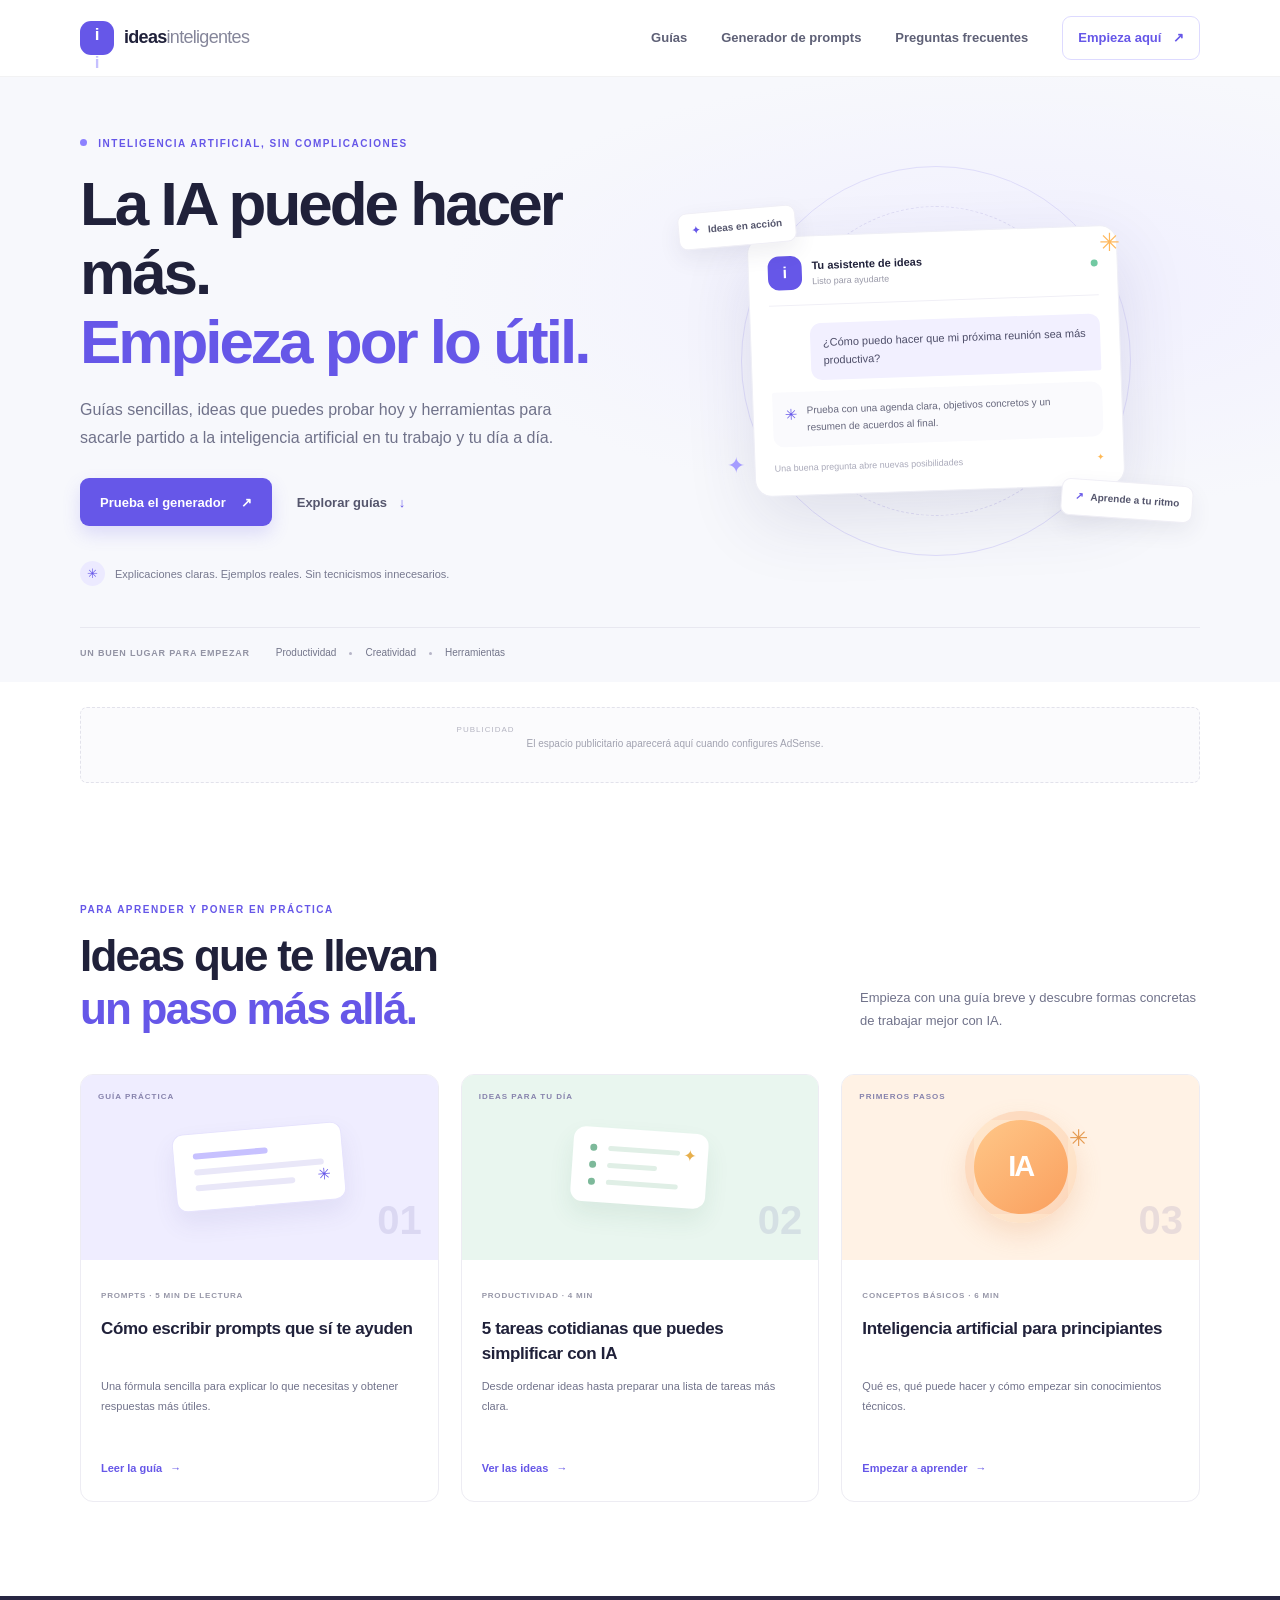
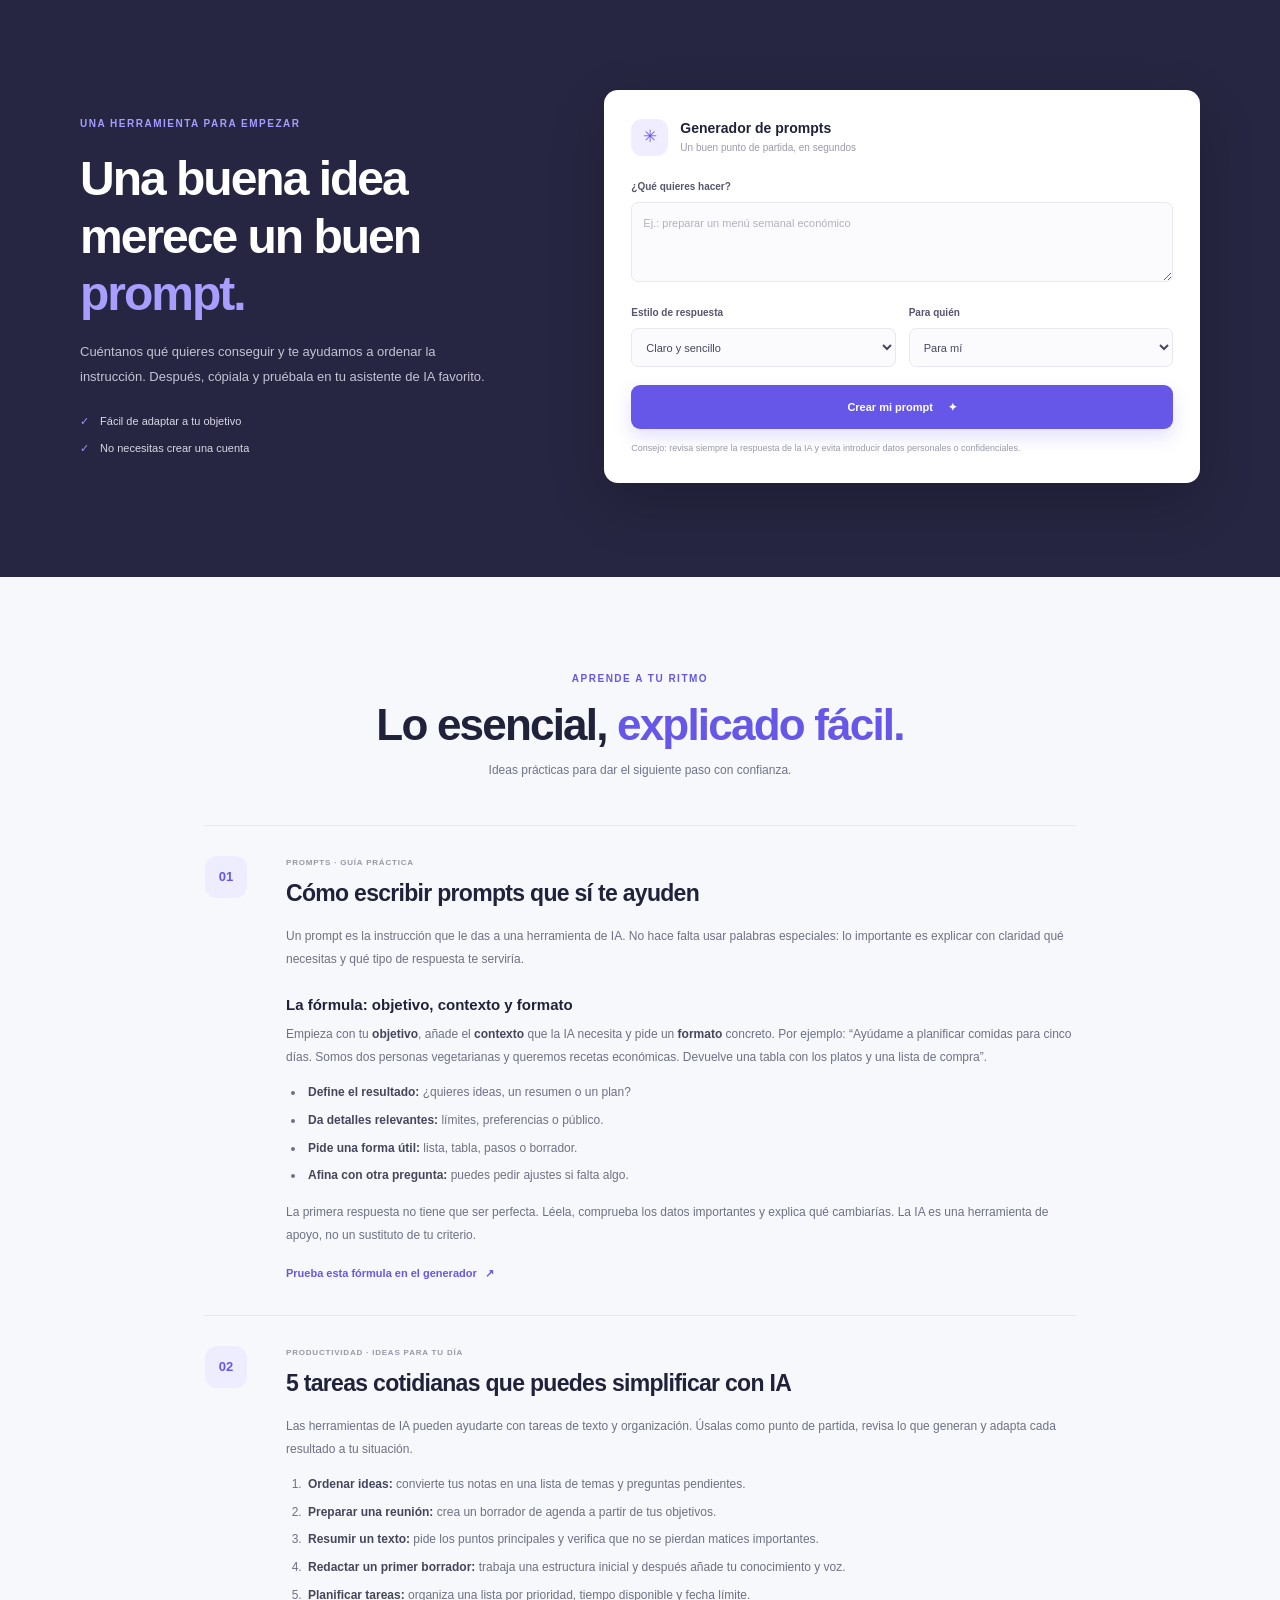
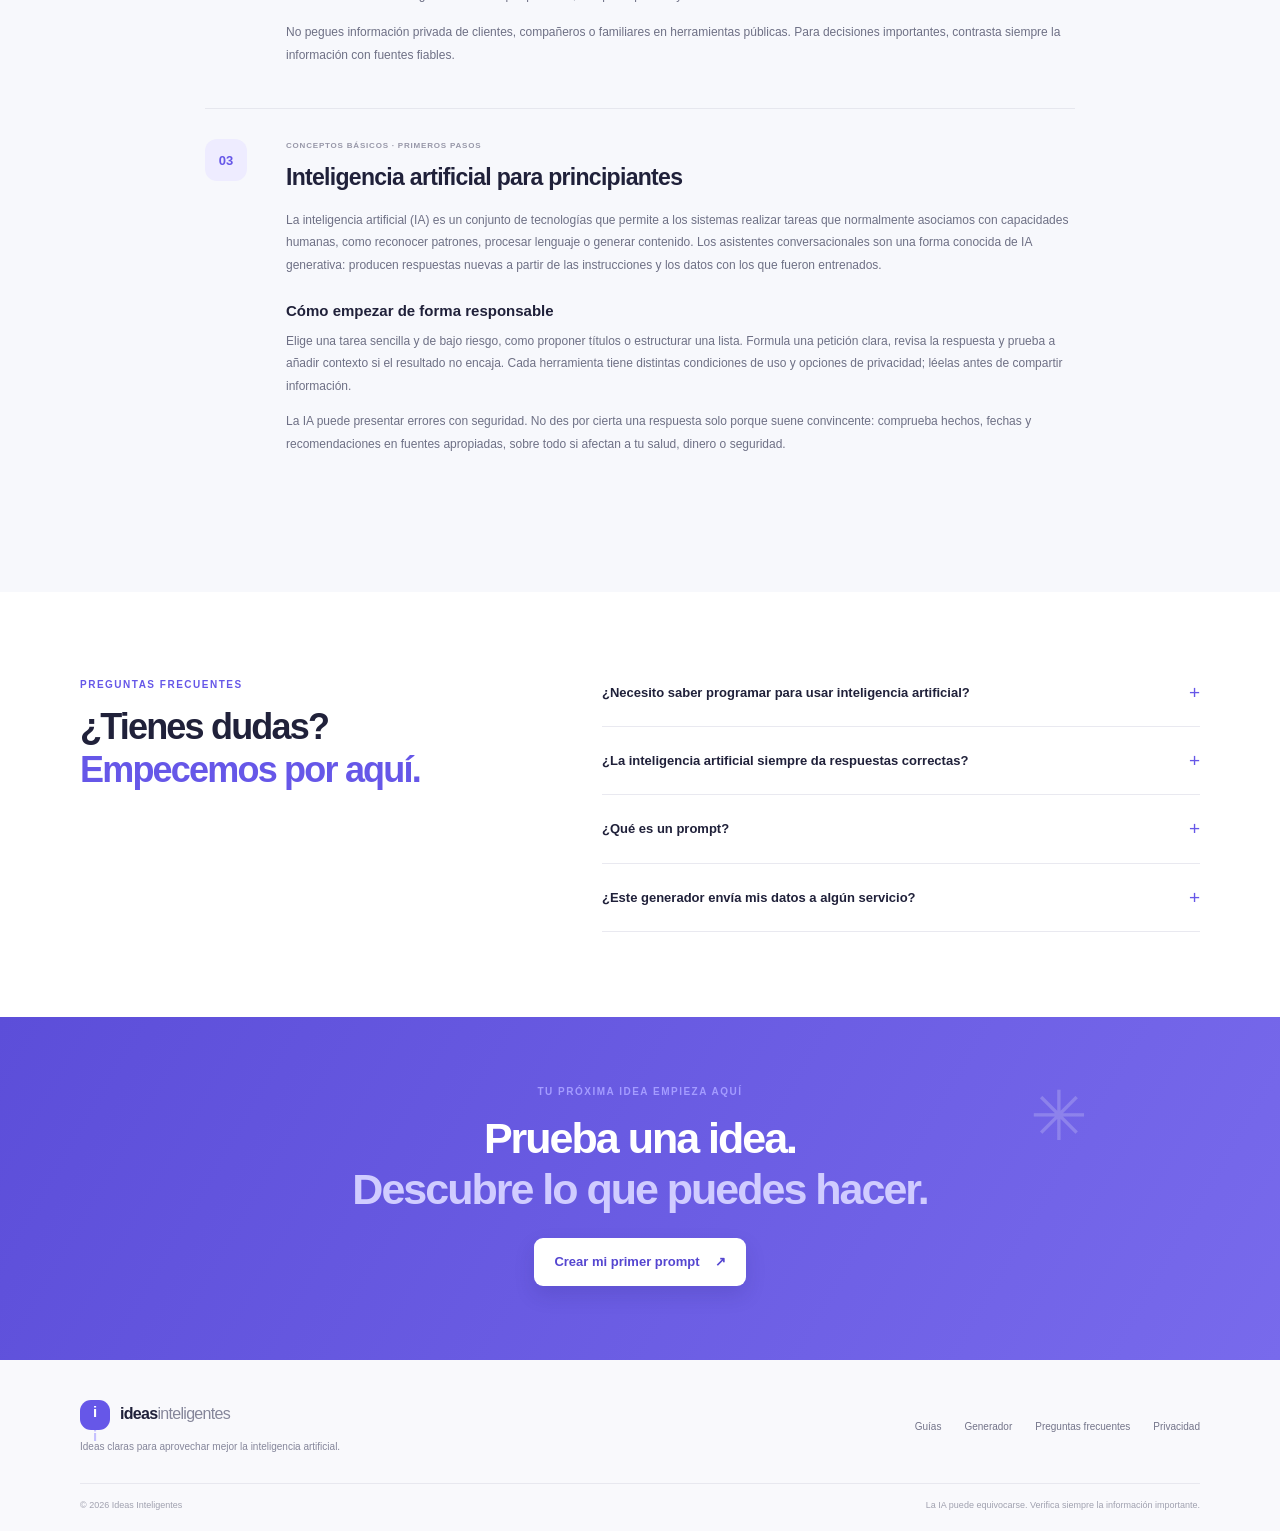
<file: index.html>
<!doctype html>
<html lang="es">
  <head>
    <meta charset="utf-8">
    <meta name="viewport" content="width=device-width, initial-scale=1">
    <meta name="theme-color" content="#f7f8fc">
    <meta
      name="description"
      content="Aprende a usar la inteligencia artificial en tu día a día. Guías claras, ideas de prompts y herramientas prácticas para empezar."
    >
    <title>Ideas Inteligentes — IA práctica para tu día a día</title>
    <meta name="google-adsense-account" content="ca-pub-1321215606403908">
    <script
      async
      src="https://pagead2.googlesyndication.com/pagead/js/adsbygoogle.js?client=ca-pub-1321215606403908"
      crossorigin="anonymous"
    ></script>
    <link rel="stylesheet" href="styles.css">
    <script type="application/ld+json">
      {
        "@context": "https://schema.org",
        "@type": "WebSite",
        "name": "Ideas Inteligentes",
        "inLanguage": "es",
        "description": "Guías y recursos prácticos para usar la inteligencia artificial."
      }
    </script>
    <script type="application/ld+json">
      {
        "@context": "https://schema.org",
        "@type": "FAQPage",
        "mainEntity": [
          {
            "@type": "Question",
            "name": "¿Necesito saber programar para usar inteligencia artificial?",
            "acceptedAnswer": {
              "@type": "Answer",
              "text": "No. Muchas herramientas de IA se usan escribiendo instrucciones en lenguaje natural. Para empezar, describe tu objetivo, aporta contexto y revisa el resultado."
            }
          },
          {
            "@type": "Question",
            "name": "¿La inteligencia artificial siempre da respuestas correctas?",
            "acceptedAnswer": {
              "@type": "Answer",
              "text": "No. Puede equivocarse o inventar datos. Comprueba la información importante en fuentes fiables y no compartas datos personales o confidenciales."
            }
          }
        ]
      }
    </script>
  </head>
  <body>
    <a class="skip-link" href="#contenido">Saltar al contenido</a>
    <header class="site-header">
      <div class="container header-inner">
        <a class="brand" href="#" aria-label="Ideas Inteligentes, inicio">
          <span class="brand-mark" aria-hidden="true">i<span>i</span></span>
          <span>ideas<span class="brand-light">inteligentes</span></span>
        </a>
        <button class="menu-toggle" type="button" aria-expanded="false" aria-controls="main-nav">
          <span class="sr-only">Abrir menú</span>
          <span></span><span></span>
        </button>
        <nav class="main-nav" id="main-nav" aria-label="Navegación principal">
          <a href="#guias">Guías</a>
          <a href="#herramienta">Generador de prompts</a>
          <a href="#faq">Preguntas frecuentes</a>
          <a class="nav-cta" href="#empieza">Empieza aquí <span aria-hidden="true">↗</span></a>
        </nav>
      </div>
    </header>

    <main id="contenido">
      <section class="hero">
        <div class="container hero-grid">
          <div class="hero-copy">
            <p class="eyebrow"><span class="eyebrow-dot"></span> INTELIGENCIA ARTIFICIAL, SIN COMPLICACIONES</p>
            <h1>La IA puede hacer más.<br><span>Empieza por lo útil.</span></h1>
            <p class="hero-description">
              Guías sencillas, ideas que puedes probar hoy y herramientas para sacarle partido a la inteligencia artificial en tu trabajo y tu día a día.
            </p>
            <div class="hero-actions">
              <a class="button button-primary" href="#herramienta">Prueba el generador <span aria-hidden="true">↗</span></a>
              <a class="text-link" href="#guias">Explorar guías <span aria-hidden="true">↓</span></a>
            </div>
            <div class="hero-note">
              <span class="note-icon" aria-hidden="true">✳</span>
              <span>Explicaciones claras. Ejemplos reales. Sin tecnicismos innecesarios.</span>
            </div>
          </div>
          <div class="hero-art" aria-label="Ilustración de una ventana de conversación con inteligencia artificial" role="img">
            <div class="orbit orbit-one"></div>
            <div class="orbit orbit-two"></div>
            <div class="spark spark-one">✳</div>
            <div class="spark spark-two">✦</div>
            <div class="chat-card">
              <div class="chat-top">
                <span class="chat-avatar">i</span>
                <span><strong>Tu asistente de ideas</strong><small>Listo para ayudarte</small></span>
                <span class="status-dot"></span>
              </div>
              <div class="chat-message">¿Cómo puedo hacer que mi próxima reunión sea más productiva?</div>
              <div class="chat-reply">
                <span class="reply-icon">✳</span>
                <p>Prueba con una agenda clara, objetivos concretos y un resumen de acuerdos al final.</p>
              </div>
              <div class="chat-prompt">Una buena pregunta abre nuevas posibilidades <span>✦</span></div>
            </div>
            <div class="float-tag tag-top"><span>✦</span> Ideas en acción</div>
            <div class="float-tag tag-bottom"><span>↗</span> Aprende a tu ritmo</div>
          </div>
        </div>
        <div class="hero-bottom container">
          <span>UN BUEN LUGAR PARA EMPEZAR</span>
          <div class="topic-list"><span>Productividad</span><i></i><span>Creatividad</span><i></i><span>Herramientas</span></div>
        </div>
      </section>

      <section class="ad-section" aria-label="Espacio publicitario">
        <div class="container">
          <div class="ad-placeholder">
            <span class="ad-label">PUBLICIDAD</span>
            <span>El espacio publicitario aparecerá aquí cuando configures AdSense.</span>
          </div>
        </div>
      </section>

      <section class="section guides-section" id="guias">
        <div class="container">
          <div class="section-heading">
            <div>
              <p class="eyebrow">PARA APRENDER Y PONER EN PRÁCTICA</p>
              <h2>Ideas que te llevan<br><span>un paso más allá.</span></h2>
            </div>
            <p class="section-intro">Empieza con una guía breve y descubre formas concretas de trabajar mejor con IA.</p>
          </div>
          <div class="guide-grid">
            <a class="guide-card featured-card" href="#guia-prompts">
              <div class="card-visual visual-purple">
                <span class="visual-label">GUÍA PRÁCTICA</span>
                <div class="prompt-visual">
                  <span class="prompt-line line-short"></span>
                  <span class="prompt-line"></span>
                  <span class="prompt-line line-mid"></span>
                  <span class="prompt-spark">✳</span>
                </div>
                <span class="visual-number">01</span>
              </div>
              <div class="card-content">
                <span class="card-category">PROMPTS · 5 MIN DE LECTURA</span>
                <h3>Cómo escribir prompts que sí te ayuden</h3>
                <p>Una fórmula sencilla para explicar lo que necesitas y obtener respuestas más útiles.</p>
                <span class="card-link">Leer la guía <span aria-hidden="true">→</span></span>
              </div>
            </a>
            <a class="guide-card" href="#guia-productividad">
              <div class="card-visual visual-green">
                <span class="visual-label">IDEAS PARA TU DÍA</span>
                <div class="visual-calendar">
                  <span class="calendar-dot"></span><span class="calendar-line"></span>
                  <span class="calendar-dot"></span><span class="calendar-line calendar-line-short"></span>
                  <span class="calendar-dot"></span><span class="calendar-line"></span>
                  <span class="calendar-spark">✦</span>
                </div>
                <span class="visual-number">02</span>
              </div>
              <div class="card-content">
                <span class="card-category">PRODUCTIVIDAD · 4 MIN</span>
                <h3>5 tareas cotidianas que puedes simplificar con IA</h3>
                <p>Desde ordenar ideas hasta preparar una lista de tareas más clara.</p>
                <span class="card-link">Ver las ideas <span aria-hidden="true">→</span></span>
              </div>
            </a>
            <a class="guide-card" href="#guia-principiantes">
              <div class="card-visual visual-orange">
                <span class="visual-label">PRIMEROS PASOS</span>
                <div class="visual-orb"><span>IA</span><i>✳</i></div>
                <span class="visual-number">03</span>
              </div>
              <div class="card-content">
                <span class="card-category">CONCEPTOS BÁSICOS · 6 MIN</span>
                <h3>Inteligencia artificial para principiantes</h3>
                <p>Qué es, qué puede hacer y cómo empezar sin conocimientos técnicos.</p>
                <span class="card-link">Empezar a aprender <span aria-hidden="true">→</span></span>
              </div>
            </a>
          </div>
        </div>
      </section>

      <section class="section prompt-section" id="herramienta">
        <div class="container prompt-layout">
          <div class="prompt-copy">
            <p class="eyebrow eyebrow-light">UNA HERRAMIENTA PARA EMPEZAR</p>
            <h2>Una buena idea<br>merece un buen <span>prompt.</span></h2>
            <p>Cuéntanos qué quieres conseguir y te ayudamos a ordenar la instrucción. Después, cópiala y pruébala en tu asistente de IA favorito.</p>
            <div class="prompt-benefit"><span>✓</span> Fácil de adaptar a tu objetivo</div>
            <div class="prompt-benefit"><span>✓</span> No necesitas crear una cuenta</div>
          </div>
          <form class="prompt-tool" id="prompt-form">
            <div class="tool-heading">
              <span class="tool-icon">✳</span>
              <div><strong>Generador de prompts</strong><small>Un buen punto de partida, en segundos</small></div>
            </div>
            <label for="goal">¿Qué quieres hacer?</label>
            <textarea id="goal" name="goal" rows="3" maxlength="300" placeholder="Ej.: preparar un menú semanal económico" required></textarea>
            <div class="field-row">
              <div class="field-group">
                <label for="tone">Estilo de respuesta</label>
                <select id="tone" name="tone">
                  <option value="claro y sencillo">Claro y sencillo</option>
                  <option value="profesional y directo">Profesional y directo</option>
                  <option value="creativo y cercano">Creativo y cercano</option>
                  <option value="detallado y paso a paso">Detallado y paso a paso</option>
                </select>
              </div>
              <div class="field-group">
                <label for="audience">Para quién</label>
                <select id="audience" name="audience">
                  <option value="para mí">Para mí</option>
                  <option value="para principiantes">Para principiantes</option>
                  <option value="para un equipo de trabajo">Para un equipo</option>
                  <option value="para estudiantes">Para estudiantes</option>
                </select>
              </div>
            </div>
            <button class="button button-primary generate-button" type="submit">Crear mi prompt <span aria-hidden="true">✦</span></button>
            <div class="result-box" id="prompt-result" aria-live="polite" hidden>
              <div class="result-heading"><strong>Tu prompt está listo</strong><button class="copy-button" type="button" id="copy-prompt">Copiar texto</button></div>
              <p id="prompt-output"></p>
              <span class="copy-feedback" id="copy-feedback" aria-live="polite"></span>
            </div>
            <p class="tool-disclaimer">Consejo: revisa siempre la respuesta de la IA y evita introducir datos personales o confidenciales.</p>
          </form>
        </div>
      </section>

      <section class="section article-section">
        <div class="container article-wrap">
          <div class="article-heading">
            <p class="eyebrow">APRENDE A TU RITMO</p>
            <h2>Lo esencial, <span>explicado fácil.</span></h2>
            <p>Ideas prácticas para dar el siguiente paso con confianza.</p>
          </div>
          <article class="guide-article" id="guia-prompts">
            <div class="article-number">01</div>
            <div>
              <span class="article-kicker">PROMPTS · GUÍA PRÁCTICA</span>
              <h3>Cómo escribir prompts que sí te ayuden</h3>
              <p>Un prompt es la instrucción que le das a una herramienta de IA. No hace falta usar palabras especiales: lo importante es explicar con claridad qué necesitas y qué tipo de respuesta te serviría.</p>
              <h4>La fórmula: objetivo, contexto y formato</h4>
              <p>Empieza con tu <strong>objetivo</strong>, añade el <strong>contexto</strong> que la IA necesita y pide un <strong>formato</strong> concreto. Por ejemplo: “Ayúdame a planificar comidas para cinco días. Somos dos personas vegetarianas y queremos recetas económicas. Devuelve una tabla con los platos y una lista de compra”.</p>
              <ul>
                <li><strong>Define el resultado:</strong> ¿quieres ideas, un resumen o un plan?</li>
                <li><strong>Da detalles relevantes:</strong> límites, preferencias o público.</li>
                <li><strong>Pide una forma útil:</strong> lista, tabla, pasos o borrador.</li>
                <li><strong>Afina con otra pregunta:</strong> puedes pedir ajustes si falta algo.</li>
              </ul>
              <p>La primera respuesta no tiene que ser perfecta. Léela, comprueba los datos importantes y explica qué cambiarías. La IA es una herramienta de apoyo, no un sustituto de tu criterio.</p>
              <a href="#herramienta" class="article-cta">Prueba esta fórmula en el generador <span aria-hidden="true">↗</span></a>
            </div>
          </article>
          <article class="guide-article" id="guia-productividad">
            <div class="article-number">02</div>
            <div>
              <span class="article-kicker">PRODUCTIVIDAD · IDEAS PARA TU DÍA</span>
              <h3>5 tareas cotidianas que puedes simplificar con IA</h3>
              <p>Las herramientas de IA pueden ayudarte con tareas de texto y organización. Úsalas como punto de partida, revisa lo que generan y adapta cada resultado a tu situación.</p>
              <ol>
                <li><strong>Ordenar ideas:</strong> convierte tus notas en una lista de temas y preguntas pendientes.</li>
                <li><strong>Preparar una reunión:</strong> crea un borrador de agenda a partir de tus objetivos.</li>
                <li><strong>Resumir un texto:</strong> pide los puntos principales y verifica que no se pierdan matices importantes.</li>
                <li><strong>Redactar un primer borrador:</strong> trabaja una estructura inicial y después añade tu conocimiento y voz.</li>
                <li><strong>Planificar tareas:</strong> organiza una lista por prioridad, tiempo disponible y fecha límite.</li>
              </ol>
              <p>No pegues información privada de clientes, compañeros o familiares en herramientas públicas. Para decisiones importantes, contrasta siempre la información con fuentes fiables.</p>
            </div>
          </article>
          <article class="guide-article" id="guia-principiantes">
            <div class="article-number">03</div>
            <div>
              <span class="article-kicker">CONCEPTOS BÁSICOS · PRIMEROS PASOS</span>
              <h3>Inteligencia artificial para principiantes</h3>
              <p>La inteligencia artificial (IA) es un conjunto de tecnologías que permite a los sistemas realizar tareas que normalmente asociamos con capacidades humanas, como reconocer patrones, procesar lenguaje o generar contenido. Los asistentes conversacionales son una forma conocida de IA generativa: producen respuestas nuevas a partir de las instrucciones y los datos con los que fueron entrenados.</p>
              <h4>Cómo empezar de forma responsable</h4>
              <p>Elige una tarea sencilla y de bajo riesgo, como proponer títulos o estructurar una lista. Formula una petición clara, revisa la respuesta y prueba a añadir contexto si el resultado no encaja. Cada herramienta tiene distintas condiciones de uso y opciones de privacidad; léelas antes de compartir información.</p>
              <p>La IA puede presentar errores con seguridad. No des por cierta una respuesta solo porque suene convincente: comprueba hechos, fechas y recomendaciones en fuentes apropiadas, sobre todo si afectan a tu salud, dinero o seguridad.</p>
            </div>
          </article>
        </div>
      </section>

      <section class="faq-section" id="faq">
        <div class="container faq-layout">
          <div>
            <p class="eyebrow">PREGUNTAS FRECUENTES</p>
            <h2>¿Tienes dudas?<br><span>Empecemos por aquí.</span></h2>
          </div>
          <div class="faq-list">
            <details>
              <summary>¿Necesito saber programar para usar inteligencia artificial?<span aria-hidden="true">+</span></summary>
              <p>No. Muchas herramientas se usan escribiendo instrucciones en lenguaje natural. Explica tu objetivo, aporta contexto y revisa el resultado.</p>
            </details>
            <details>
              <summary>¿La inteligencia artificial siempre da respuestas correctas?<span aria-hidden="true">+</span></summary>
              <p>No. Puede equivocarse o inventar datos. Comprueba la información importante en fuentes fiables y no compartas datos personales o confidenciales.</p>
            </details>
            <details>
              <summary>¿Qué es un prompt?<span aria-hidden="true">+</span></summary>
              <p>Es la instrucción o pregunta que escribes para orientar la respuesta de una herramienta de IA. Cuanto más claro sea tu objetivo, más fácil será obtener algo útil.</p>
            </details>
            <details>
              <summary>¿Este generador envía mis datos a algún servicio?<span aria-hidden="true">+</span></summary>
              <p>No. El generador crea el texto directamente en tu navegador; no se conecta a un modelo de IA ni envía el contenido que escribes a un servidor.</p>
            </details>
          </div>
        </div>
      </section>

      <section class="start-section" id="empieza">
        <div class="container start-inner">
          <div class="start-star" aria-hidden="true">✳</div>
          <p class="eyebrow eyebrow-light">TU PRÓXIMA IDEA EMPIEZA AQUÍ</p>
          <h2>Prueba una idea.<br><span>Descubre lo que puedes hacer.</span></h2>
          <a class="button button-white" href="#herramienta">Crear mi primer prompt <span aria-hidden="true">↗</span></a>
        </div>
      </section>
    </main>

    <footer class="site-footer">
      <div class="container footer-main">
        <div>
          <a class="brand footer-brand" href="#">
            <span class="brand-mark" aria-hidden="true">i<span>i</span></span>
            <span>ideas<span class="brand-light">inteligentes</span></span>
          </a>
          <p>Ideas claras para aprovechar mejor la inteligencia artificial.</p>
        </div>
        <div class="footer-links">
          <a href="#guias">Guías</a>
          <a href="#herramienta">Generador</a>
          <a href="#faq">Preguntas frecuentes</a>
          <a href="privacy.html">Privacidad</a>
        </div>
      </div>
      <div class="container footer-bottom">
        <span>© <span id="current-year"></span> Ideas Inteligentes</span>
        <span>La IA puede equivocarse. Verifica siempre la información importante.</span>
      </div>
    </footer>
    <script src="script.js"></script>
  </body>
</html>
</file>
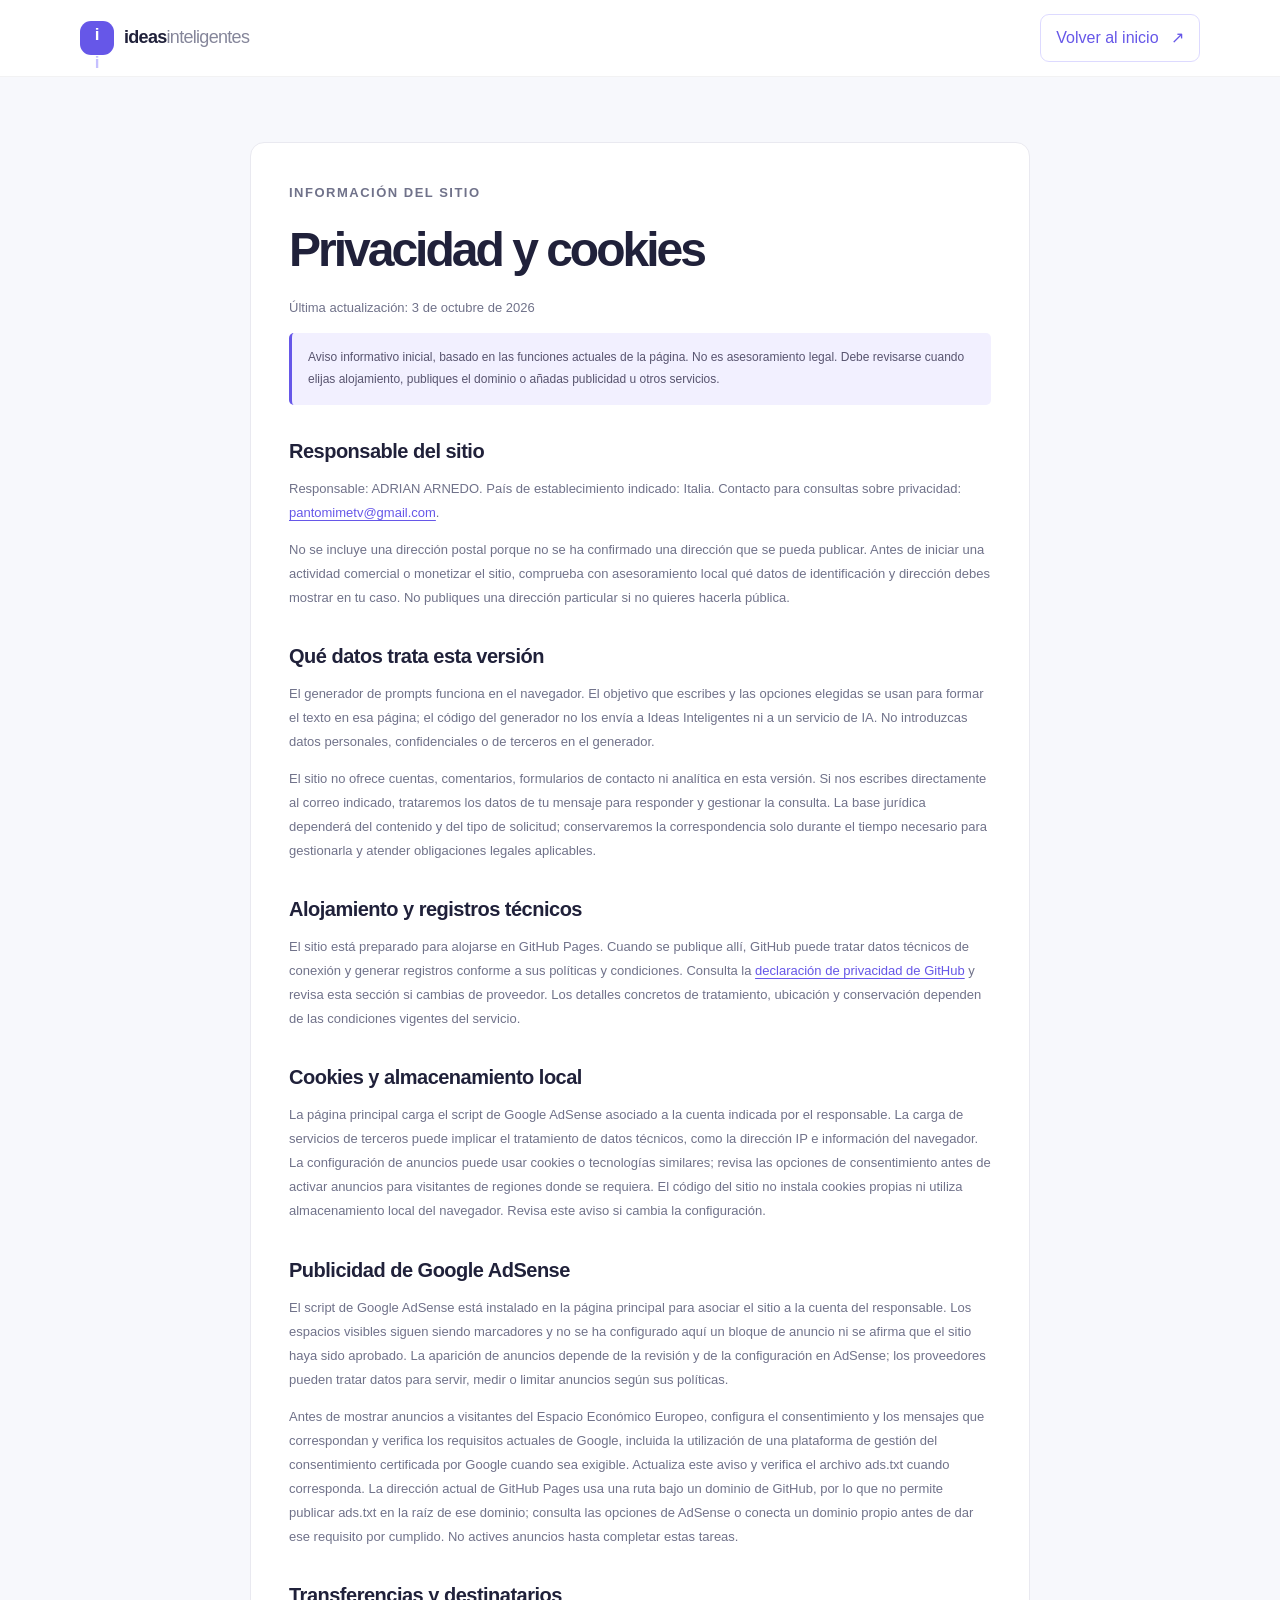
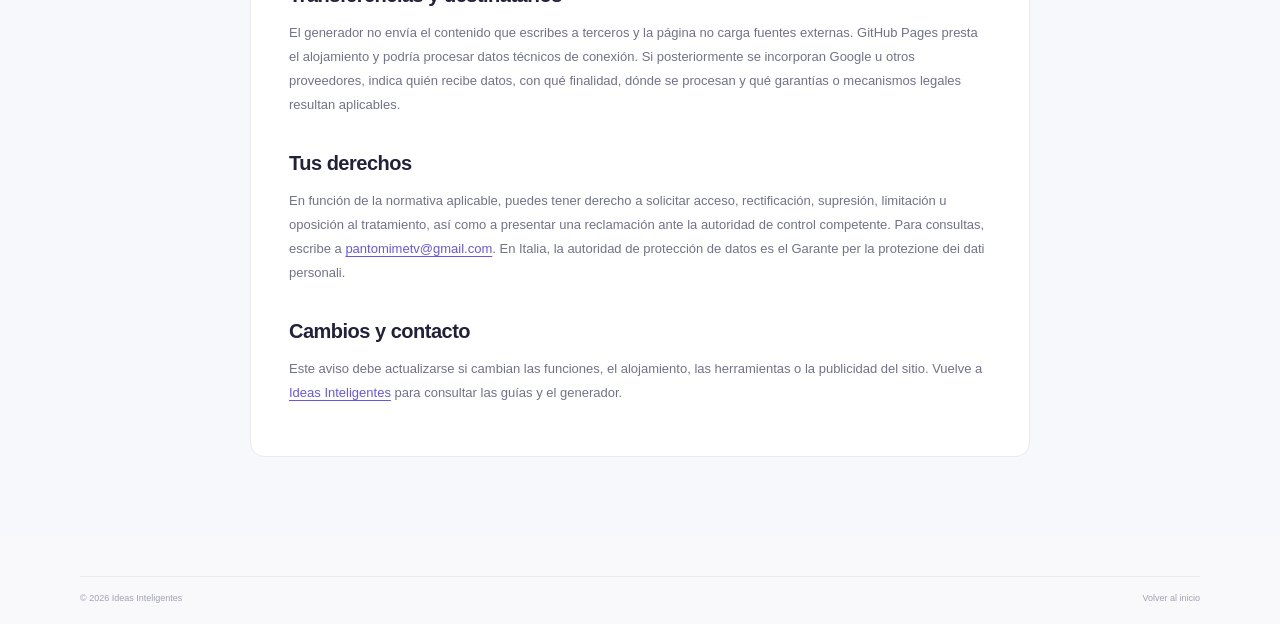
<file: privacy.html>
<!doctype html>
<html lang="es">
  <head>
    <meta charset="utf-8">
    <meta name="viewport" content="width=device-width, initial-scale=1">
    <meta name="description" content="Información de privacidad y tratamiento de datos de Ideas Inteligentes.">
    <title>Privacidad — Ideas Inteligentes</title>
    <link rel="stylesheet" href="styles.css">
    <style>
      .policy-page { min-height: 70vh; padding: 65px 0 80px; background: var(--soft); }
      .policy-content { max-width: 780px; padding: 38px; background: #fff; border: 1px solid var(--line); border-radius: 14px; }
      .policy-content h1 { margin: 10px 0 20px; font-size: clamp(34px, 5vw, 48px); }
      .policy-content h2 { margin: 30px 0 9px; font-size: 20px; letter-spacing: -.5px; }
      .policy-content p, .policy-content li { color: var(--muted); font-size: 13px; line-height: 1.85; }
      .policy-content a { color: var(--purple); text-decoration: underline; text-underline-offset: 3px; }
      .policy-alert { padding: 14px 16px; color: #58546f; background: #f2f0ff; border-left: 3px solid var(--purple); border-radius: 5px; font-size: 12px; line-height: 1.8; }
      @media (max-width: 680px) { .policy-page { padding: 35px 0 55px; } .policy-content { padding: 23px 19px; } }
    </style>
  </head>
  <body>
    <a class="skip-link" href="#contenido">Saltar al contenido</a>
    <header class="site-header">
      <div class="container header-inner">
        <a class="brand" href="index.html" aria-label="Ideas Inteligentes, inicio">
          <span class="brand-mark" aria-hidden="true">i<span>i</span></span>
          <span>ideas<span class="brand-light">inteligentes</span></span>
        </a>
        <a class="nav-cta" href="index.html">Volver al inicio <span aria-hidden="true">↗</span></a>
      </div>
    </header>
    <main class="policy-page" id="contenido">
      <article class="container policy-content">
        <p class="eyebrow">INFORMACIÓN DEL SITIO</p>
        <h1>Privacidad y cookies</h1>
        <p>Última actualización: 3 de octubre de 2026</p>
        <div class="policy-alert">
          Aviso informativo inicial, basado en las funciones actuales de la página. No es asesoramiento legal. Debe revisarse cuando elijas alojamiento, publiques el dominio o añadas publicidad u otros servicios.
        </div>

        <h2>Responsable del sitio</h2>
        <p>Responsable: ADRIAN ARNEDO. País de establecimiento indicado: Italia. Contacto para consultas sobre privacidad: <a href="mailto:pantomimetv@gmail.com">pantomimetv@gmail.com</a>.</p>
        <p>No se incluye una dirección postal porque no se ha confirmado una dirección que se pueda publicar. Antes de iniciar una actividad comercial o monetizar el sitio, comprueba con asesoramiento local qué datos de identificación y dirección debes mostrar en tu caso. No publiques una dirección particular si no quieres hacerla pública.</p>

        <h2>Qué datos trata esta versión</h2>
        <p>El generador de prompts funciona en el navegador. El objetivo que escribes y las opciones elegidas se usan para formar el texto en esa página; el código del generador no los envía a Ideas Inteligentes ni a un servicio de IA. No introduzcas datos personales, confidenciales o de terceros en el generador.</p>
        <p>El sitio no ofrece cuentas, comentarios, formularios de contacto ni analítica en esta versión. Si nos escribes directamente al correo indicado, trataremos los datos de tu mensaje para responder y gestionar la consulta. La base jurídica dependerá del contenido y del tipo de solicitud; conservaremos la correspondencia solo durante el tiempo necesario para gestionarla y atender obligaciones legales aplicables.</p>

        <h2>Alojamiento y registros técnicos</h2>
        <p>El sitio está preparado para alojarse en GitHub Pages. Cuando se publique allí, GitHub puede tratar datos técnicos de conexión y generar registros conforme a sus políticas y condiciones. Consulta la <a href="https://docs.github.com/en/site-policy/privacy-policies/github-privacy-statement">declaración de privacidad de GitHub</a> y revisa esta sección si cambias de proveedor. Los detalles concretos de tratamiento, ubicación y conservación dependen de las condiciones vigentes del servicio.</p>

        <h2>Cookies y almacenamiento local</h2>
        <p>La página principal carga el script de Google AdSense asociado a la cuenta indicada por el responsable. La carga de servicios de terceros puede implicar el tratamiento de datos técnicos, como la dirección IP e información del navegador. La configuración de anuncios puede usar cookies o tecnologías similares; revisa las opciones de consentimiento antes de activar anuncios para visitantes de regiones donde se requiera. El código del sitio no instala cookies propias ni utiliza almacenamiento local del navegador. Revisa este aviso si cambia la configuración.</p>

        <h2>Publicidad de Google AdSense</h2>
        <p>El script de Google AdSense está instalado en la página principal para asociar el sitio a la cuenta del responsable. Los espacios visibles siguen siendo marcadores y no se ha configurado aquí un bloque de anuncio ni se afirma que el sitio haya sido aprobado. La aparición de anuncios depende de la revisión y de la configuración en AdSense; los proveedores pueden tratar datos para servir, medir o limitar anuncios según sus políticas.</p>
        <p>Antes de mostrar anuncios a visitantes del Espacio Económico Europeo, configura el consentimiento y los mensajes que correspondan y verifica los requisitos actuales de Google, incluida la utilización de una plataforma de gestión del consentimiento certificada por Google cuando sea exigible. Actualiza este aviso y verifica el archivo ads.txt cuando corresponda. La dirección actual de GitHub Pages usa una ruta bajo un dominio de GitHub, por lo que no permite publicar ads.txt en la raíz de ese dominio; consulta las opciones de AdSense o conecta un dominio propio antes de dar ese requisito por cumplido. No actives anuncios hasta completar estas tareas.</p>

        <h2>Transferencias y destinatarios</h2>
        <p>El generador no envía el contenido que escribes a terceros y la página no carga fuentes externas. GitHub Pages presta el alojamiento y podría procesar datos técnicos de conexión. Si posteriormente se incorporan Google u otros proveedores, indica quién recibe datos, con qué finalidad, dónde se procesan y qué garantías o mecanismos legales resultan aplicables.</p>

        <h2>Tus derechos</h2>
        <p>En función de la normativa aplicable, puedes tener derecho a solicitar acceso, rectificación, supresión, limitación u oposición al tratamiento, así como a presentar una reclamación ante la autoridad de control competente. Para consultas, escribe a <a href="mailto:pantomimetv@gmail.com">pantomimetv@gmail.com</a>. En Italia, la autoridad de protección de datos es el Garante per la protezione dei dati personali.</p>

        <h2>Cambios y contacto</h2>
        <p>Este aviso debe actualizarse si cambian las funciones, el alojamiento, las herramientas o la publicidad del sitio. Vuelve a <a href="index.html">Ideas Inteligentes</a> para consultar las guías y el generador.</p>
      </article>
    </main>
    <footer class="site-footer">
      <div class="container footer-bottom">
        <span>© <span id="current-year"></span> Ideas Inteligentes</span>
        <a href="index.html">Volver al inicio</a>
      </div>
    </footer>
    <script src="script.js"></script>
  </body>
</html>
</file>
<file: styles.css>
:root {
  color-scheme: light;
  --ink: #20213a;
  --muted: #70728a;
  --purple: #6657e8;
  --purple-dark: #5041cf;
  --lavender: #eeecff;
  --line: #e9e9f0;
  --paper: #ffffff;
  --soft: #f7f8fc;
  --font-body: "Segoe UI", Arial, sans-serif;
  --font-heading: "Segoe UI", Arial, sans-serif;
}

* { box-sizing: border-box; }
html { scroll-behavior: smooth; scroll-padding-top: 84px; }
body { margin: 0; color: var(--ink); background: var(--paper); font-family: var(--font-body); font-size: 16px; line-height: 1.65; }
a { color: inherit; text-decoration: none; }
button, textarea, select { font: inherit; }
button, a, summary { -webkit-tap-highlight-color: transparent; }
.container { width: min(1120px, calc(100% - 48px)); margin-inline: auto; }
.sr-only { position: absolute; width: 1px; height: 1px; padding: 0; margin: -1px; overflow: hidden; clip: rect(0, 0, 0, 0); white-space: nowrap; border: 0; }
.skip-link { position: fixed; z-index: 20; top: 12px; left: 12px; padding: 10px 15px; transform: translateY(-150%); color: #fff; background: var(--ink); border-radius: 8px; }
.skip-link:focus { transform: translateY(0); }

.site-header { position: sticky; z-index: 10; top: 0; background: rgb(255 255 255 / 94%); border-bottom: 1px solid rgb(32 33 58 / 6%); backdrop-filter: blur(14px); }
.header-inner { display: flex; height: 76px; align-items: center; justify-content: space-between; }
.brand { display: inline-flex; align-items: center; gap: 10px; font-family: var(--font-heading); font-size: 18px; font-weight: 800; letter-spacing: -.7px; }
.brand-mark { display: grid; width: 34px; height: 34px; place-items: center; color: #fff; background: var(--purple); border-radius: 11px; font-size: 17px; letter-spacing: -4px; padding-right: 4px; }
.brand-mark span { color: #c5c0ff; }
.brand-light { color: #85869a; font-weight: 500; }
.main-nav { display: flex; align-items: center; gap: 34px; color: #5e6076; font-size: 13px; font-weight: 600; }
.main-nav a:not(.nav-cta):hover, .footer-links a:hover { color: var(--purple); }
.nav-cta { padding: 10px 15px; color: var(--purple); border: 1px solid #dddaff; border-radius: 9px; }
.nav-cta span { padding-left: 8px; }
.menu-toggle { display: none; }

.hero { overflow: hidden; background: radial-gradient(ellipse at 79% 35%, #f0efff 0, rgb(247 248 252 / 0%) 40%), var(--soft); }
.hero-grid { display: grid; min-height: 550px; grid-template-columns: 1.02fr .98fr; align-items: center; gap: 42px; padding-top: 48px; padding-bottom: 30px; }
.eyebrow { margin: 0 0 18px; color: var(--purple); font-size: 10px; font-weight: 700; letter-spacing: 1.5px; }
.eyebrow-dot { display: inline-block; width: 7px; height: 7px; margin-right: 7px; background: #8c81ff; border-radius: 50%; vertical-align: 1px; }
h1, h2, h3, h4, p { margin-top: 0; }
h1, h2, h3 { font-family: var(--font-heading); }
h1 { max-width: 590px; margin-bottom: 19px; font-size: clamp(41px, 5.1vw, 62px); font-weight: 800; line-height: 1.11; letter-spacing: -3px; }
h1 span, h2 span { color: var(--purple); }
.hero-description { max-width: 510px; margin-bottom: 25px; color: var(--muted); font-size: 16px; line-height: 1.8; }
.hero-actions { display: flex; align-items: center; gap: 25px; }
.button { display: inline-flex; min-height: 48px; align-items: center; justify-content: center; gap: 15px; padding: 0 20px; border: 0; border-radius: 9px; cursor: pointer; font-size: 13px; font-weight: 700; transition: transform .2s, background .2s, box-shadow .2s; }
.button:hover { transform: translateY(-2px); }
.button-primary { color: #fff; background: var(--purple); box-shadow: 0 8px 18px rgb(102 87 232 / 18%); }
.button-primary:hover { background: var(--purple-dark); box-shadow: 0 10px 24px rgb(102 87 232 / 25%); }
.text-link { color: #55566d; font-size: 13px; font-weight: 700; }
.text-link span { margin-left: 8px; color: var(--purple); }
.hero-note { display: flex; align-items: center; gap: 10px; margin-top: 35px; color: #77798f; font-size: 11px; }
.note-icon { display: grid; width: 25px; height: 25px; place-items: center; color: var(--purple); background: #eceaff; border-radius: 50%; font-size: 13px; }
.hero-art { position: relative; display: grid; min-height: 405px; place-items: center; }
.orbit { position: absolute; border: 1px solid #dfddfa; border-radius: 50%; }
.orbit-one { width: 390px; height: 390px; }
.orbit-two { width: 310px; height: 310px; border-style: dashed; border-color: #dedcf4; }
.chat-card { position: relative; z-index: 1; width: min(370px, 84%); padding: 19px; background: #fff; border: 1px solid #efeff6; border-radius: 17px; box-shadow: 0 25px 70px rgb(53 50 108 / 12%); transform: rotate(-2deg); }
.chat-top { display: flex; align-items: center; gap: 10px; padding-bottom: 15px; border-bottom: 1px solid #f0eff6; }
.chat-avatar { display: grid; width: 34px; height: 34px; place-items: center; color: #fff; background: var(--purple); border-radius: 11px; font-family: var(--font-heading); font-weight: 800; }
.chat-top strong, .chat-top small { display: block; }
.chat-top strong { font-size: 11px; }
.chat-top small { color: #9999a8; font-size: 9px; }
.status-dot { width: 7px; height: 7px; margin-left: auto; background: #71c9a2; border-radius: 50%; }
.chat-message { max-width: 88%; margin: 18px 0 11px auto; padding: 11px 13px; color: #4d4d68; background: #f2f0ff; border-radius: 11px 11px 2px 11px; font-size: 11px; line-height: 1.6; }
.chat-reply { display: flex; gap: 9px; padding: 11px 12px; background: #fafafd; border-radius: 2px 11px 11px; }
.reply-icon { color: var(--purple); font-size: 15px; }
.chat-reply p { margin: 0; color: #67687d; font-size: 10px; line-height: 1.65; }
.chat-prompt { margin-top: 14px; color: #aaaaba; font-size: 9px; }
.chat-prompt span { float: right; color: #ffb854; }
.spark { position: absolute; z-index: 2; color: #ffb85c; }
.spark-one { top: 63px; right: 80px; font-size: 25px; }
.spark-two { bottom: 79px; left: 55px; color: #a59cff; font-size: 22px; }
.float-tag { position: absolute; z-index: 2; padding: 9px 13px; color: #55566d; background: #fff; border: 1px solid #f0eff6; border-radius: 9px; box-shadow: 0 9px 22px rgb(50 49 95 / 8%); font-size: 10px; font-weight: 600; }
.float-tag span { margin-right: 5px; color: var(--purple); }
.tag-top { top: 50px; left: 6px; transform: rotate(-5deg); }
.tag-bottom { right: 7px; bottom: 45px; transform: rotate(4deg); }
.hero-bottom { display: flex; align-items: center; gap: 26px; padding-top: 17px; padding-bottom: 20px; border-top: 1px solid #e8e8f0; color: #9293a4; font-size: 9px; font-weight: 700; letter-spacing: .8px; }
.topic-list { display: flex; align-items: center; gap: 13px; color: #73758a; font-size: 10px; font-weight: 500; letter-spacing: 0; }
.topic-list i { width: 3px; height: 3px; background: #b6b5c7; border-radius: 50%; }

.ad-section { padding: 25px 0; background: #fff; }
.ad-placeholder { display: flex; min-height: 76px; align-items: center; justify-content: center; gap: 12px; padding: 15px; color: #a1a2b0; background: #fbfbfd; border: 1px dashed #e2e2eb; border-radius: 7px; font-size: 10px; }
.ad-label { align-self: flex-start; color: #b5b5c2; font-size: 8px; letter-spacing: 1px; }
.section { padding: 94px 0; }
.section-heading { display: flex; align-items: end; justify-content: space-between; gap: 30px; margin-bottom: 38px; }
.section-heading h2, .article-heading h2, .faq-layout h2 { margin: 0; font-size: clamp(34px, 4vw, 44px); line-height: 1.2; letter-spacing: -1.8px; }
.section-heading .eyebrow, .article-heading .eyebrow, .faq-layout .eyebrow { margin-bottom: 12px; }
.section-intro { max-width: 340px; margin: 0 0 3px; color: var(--muted); font-size: 13px; line-height: 1.8; }
.guide-grid { display: grid; grid-template-columns: repeat(3, 1fr); gap: 22px; }
.guide-card { overflow: hidden; border: 1px solid #edecf3; border-radius: 13px; transition: transform .2s, box-shadow .2s; }
.guide-card:hover { transform: translateY(-5px); box-shadow: 0 18px 36px rgb(35 35 70 / 8%); }
.card-visual { position: relative; display: grid; height: 185px; place-items: center; overflow: hidden; }
.visual-purple { background: #efedff; }
.visual-green { background: #e9f6ef; }
.visual-orange { background: #fff2e5; }
.visual-label { position: absolute; top: 15px; left: 17px; color: #8783ad; font-size: 8px; font-weight: 700; letter-spacing: 1px; }
.visual-number { position: absolute; right: 16px; bottom: 7px; color: rgb(82 75 156 / 13%); font-family: var(--font-heading); font-size: 40px; font-weight: 800; }
.prompt-visual { position: relative; display: flex; width: 170px; flex-direction: column; gap: 10px; padding: 19px; background: #fff; border: 1px solid #e6e3fd; border-radius: 11px; box-shadow: 0 12px 25px rgb(79 70 150 / 9%); transform: rotate(-5deg); }
.prompt-line { width: 100%; height: 6px; background: #e9e7f8; border-radius: 5px; }
.prompt-line.line-short { width: 58%; background: #c7c1ff; }
.prompt-line.line-mid { width: 77%; }
.prompt-spark { position: absolute; right: 13px; bottom: 12px; color: var(--purple); }
.visual-calendar { display: grid; width: 135px; grid-template-columns: 9px 1fr; align-items: center; gap: 10px 9px; padding: 17px; background: #fff; border-radius: 12px; box-shadow: 0 12px 25px rgb(45 115 74 / 9%); transform: rotate(4deg); }
.calendar-dot { width: 7px; height: 7px; background: #7db99a; border-radius: 50%; }
.calendar-line { width: 72px; height: 5px; background: #e0efe6; border-radius: 5px; }
.calendar-line-short { width: 50px; }
.calendar-spark { position: absolute; right: 12px; top: 10px; color: #e7af4c; }
.visual-orb { position: relative; display: grid; width: 112px; height: 112px; place-items: center; color: #fff; background: linear-gradient(140deg, #ffc788, #fa9f5e); border: 9px solid rgb(255 255 255 / 58%); border-radius: 50%; box-shadow: 0 12px 27px rgb(224 137 69 / 20%); }
.visual-orb span { font-family: var(--font-heading); font-size: 29px; font-weight: 800; letter-spacing: -2px; }
.visual-orb i { position: absolute; top: 0; right: -20px; color: #e5994e; font-size: 23px; font-style: normal; }
.card-content { padding: 20px 20px 21px; }
.card-category, .article-kicker { color: #9797a8; font-size: 8px; font-weight: 700; letter-spacing: .8px; }
.card-content h3 { min-height: 54px; margin: 10px 0 7px; font-size: 17px; line-height: 1.5; letter-spacing: -.35px; }
.card-content p { min-height: 62px; margin-bottom: 15px; color: var(--muted); font-size: 11px; line-height: 1.8; }
.card-link { color: var(--purple); font-size: 11px; font-weight: 700; }
.card-link span { padding-left: 5px; }

.prompt-section { color: #fff; background: #272642; }
.prompt-layout { display: grid; grid-template-columns: .86fr 1.14fr; align-items: center; gap: 75px; }
.eyebrow-light { color: #a49cff; }
.prompt-copy h2, .start-inner h2 { margin-bottom: 17px; font-size: clamp(36px, 4.2vw, 48px); line-height: 1.2; letter-spacing: -2px; }
.prompt-copy h2 span, .start-inner h2 span { color: #a79eff; }
.prompt-copy > p:not(.eyebrow) { max-width: 410px; margin-bottom: 23px; color: #c4c3d4; font-size: 13px; line-height: 1.9; }
.prompt-benefit { margin-top: 9px; color: #d8d7e4; font-size: 11px; }
.prompt-benefit span { margin-right: 8px; color: #9d95ff; }
.prompt-tool { padding: 27px; color: var(--ink); background: #fff; border-radius: 14px; box-shadow: 0 20px 55px rgb(0 0 0 / 20%); }
.tool-heading { display: flex; align-items: center; gap: 12px; margin-bottom: 22px; }
.tool-icon { display: grid; width: 37px; height: 37px; place-items: center; color: var(--purple); background: #efedff; border-radius: 11px; font-size: 17px; }
.tool-heading strong, .tool-heading small { display: block; }
.tool-heading strong { font-family: var(--font-heading); font-size: 14px; }
.tool-heading small { color: #9a9aaa; font-size: 10px; }
.prompt-tool label { display: block; margin-bottom: 7px; color: #55566d; font-size: 10px; font-weight: 700; }
.prompt-tool textarea, .prompt-tool select { width: 100%; color: #46475e; background: #fbfbfd; border: 1px solid #e8e8f0; border-radius: 7px; outline: none; font-size: 11px; }
.prompt-tool textarea { min-height: 80px; resize: vertical; padding: 11px; }
.prompt-tool textarea::placeholder { color: #b1b1bf; }
.prompt-tool textarea:focus, .prompt-tool select:focus { border-color: #9890f3; box-shadow: 0 0 0 3px rgb(102 87 232 / 10%); }
.field-row { display: grid; grid-template-columns: 1fr 1fr; gap: 13px; margin: 14px 0 18px; }
.prompt-tool select { height: 39px; padding: 0 10px; }
.generate-button { width: 100%; min-height: 44px; font-size: 11px; }
.result-box { margin-top: 15px; padding: 14px; background: #f7f6ff; border: 1px solid #e9e6ff; border-radius: 8px; }
.result-heading { display: flex; align-items: center; justify-content: space-between; gap: 10px; color: #48465e; font-size: 11px; }
.copy-button { padding: 6px 9px; color: var(--purple); background: #fff; border: 1px solid #dfdcff; border-radius: 6px; cursor: pointer; font-size: 10px; font-weight: 700; }
.result-box p { margin: 10px 0 0; color: #65647a; font-size: 11px; line-height: 1.8; white-space: pre-wrap; }
.copy-feedback { display: block; min-height: 16px; margin-top: 4px; color: #37785b; font-size: 10px; }
.tool-disclaimer { margin: 12px 0 0; color: #9999a9; font-size: 9px; line-height: 1.6; }

.article-section { background: var(--soft); }
.article-wrap { max-width: 870px; }
.article-heading { margin-bottom: 44px; text-align: center; }
.article-heading h2 { margin-bottom: 9px; }
.article-heading > p:last-child { margin: 0; color: var(--muted); font-size: 12px; }
.guide-article { display: grid; grid-template-columns: 56px 1fr; gap: 25px; padding: 30px 0; border-top: 1px solid #e6e7ee; scroll-margin-top: 100px; }
.article-number { display: grid; width: 42px; height: 42px; place-items: center; color: var(--purple); background: #eeecff; border-radius: 12px; font-family: var(--font-heading); font-size: 13px; font-weight: 800; }
.guide-article .article-kicker { display: block; margin-bottom: 6px; }
.guide-article h3 { margin: 0 0 12px; font-size: 23px; letter-spacing: -.7px; }
.guide-article h4 { margin: 22px 0 6px; font-family: var(--font-heading); font-size: 15px; }
.guide-article p, .guide-article li { color: #6e7085; font-size: 12px; line-height: 1.9; }
.guide-article p { margin-bottom: 12px; }
.guide-article ul, .guide-article ol { padding-left: 19px; margin: 10px 0 14px; }
.guide-article li { padding-left: 3px; margin-bottom: 5px; }
.guide-article strong { color: #45465c; }
.article-cta { display: inline-flex; gap: 8px; align-items: center; margin-top: 4px; color: var(--purple); font-size: 11px; font-weight: 700; }

.faq-section { padding: 85px 0; }
.faq-layout { display: grid; grid-template-columns: .85fr 1.15fr; gap: 80px; }
.faq-layout h2 { font-size: 36px; }
.faq-list details { padding: 18px 0; border-bottom: 1px solid var(--line); }
.faq-list details:first-child { padding-top: 0; }
.faq-list summary { display: flex; align-items: center; justify-content: space-between; gap: 15px; cursor: pointer; list-style: none; font-family: var(--font-heading); font-size: 13px; font-weight: 700; }
.faq-list summary::-webkit-details-marker { display: none; }
.faq-list summary span { color: var(--purple); font-size: 19px; font-weight: 400; transition: transform .2s; }
.faq-list details[open] summary span { transform: rotate(45deg); }
.faq-list details p { max-width: 550px; margin: 11px 30px 0 0; color: var(--muted); font-size: 11px; line-height: 1.8; }

.start-section { overflow: hidden; padding: 67px 0 74px; color: #fff; background: linear-gradient(120deg, #5c4ed9, #786aec); text-align: center; }
.start-inner { position: relative; }
.start-inner .eyebrow { margin-bottom: 12px; }
.start-inner h2 { margin-bottom: 22px; font-size: clamp(32px, 4vw, 43px); }
.start-inner h2 span { color: #d0ccff; }
.button-white { color: #5546d0; background: #fff; box-shadow: 0 9px 20px rgb(40 31 117 / 16%); }
.button-white:hover { background: #f6f5ff; }
.start-star { position: absolute; top: -24px; right: 10%; color: rgb(255 255 255 / 20%); font-size: 69px; }

.site-footer { padding: 39px 0 18px; background: #f9f9fc; }
.footer-main { display: flex; align-items: center; justify-content: space-between; gap: 30px; padding-bottom: 28px; }
.footer-brand { font-size: 16px; }
.footer-brand .brand-mark { width: 30px; height: 30px; font-size: 15px; }
.footer-main > div:first-child p { margin: 9px 0 0; color: #85869a; font-size: 10px; }
.footer-links { display: flex; flex-wrap: wrap; gap: 23px; color: #737489; font-size: 10px; }
.footer-bottom { display: flex; justify-content: space-between; gap: 20px; padding-top: 14px; color: #a0a1af; border-top: 1px solid #e8e8ef; font-size: 9px; }

@media (max-width: 850px) {
  .main-nav { gap: 19px; }
  .hero-grid { gap: 20px; }
  .hero-art { transform: scale(.88); }
  .prompt-layout { gap: 36px; }
  .faq-layout { gap: 45px; }
}
@media (max-width: 680px) {
  .container { width: min(100% - 36px, 480px); }
  .header-inner { height: 66px; }
  .menu-toggle { display: flex; width: 40px; height: 40px; flex-direction: column; align-items: center; justify-content: center; gap: 5px; background: #f3f2ff; border: 0; border-radius: 9px; cursor: pointer; }
  .menu-toggle span:not(.sr-only) { display: block; width: 17px; height: 2px; background: var(--purple); border-radius: 2px; }
  .main-nav { position: absolute; top: 65px; right: 0; left: 0; display: none; align-items: stretch; gap: 0; padding: 9px 18px 17px; background: #fff; border-bottom: 1px solid var(--line); box-shadow: 0 14px 18px rgb(30 30 60 / 5%); }
  .main-nav.is-open { display: flex; flex-direction: column; }
  .main-nav a { padding: 11px 3px; }
  .main-nav .nav-cta { margin-top: 7px; padding-left: 12px; }
  .hero-grid { min-height: auto; grid-template-columns: 1fr; gap: 0; padding-top: 56px; }
  .hero-copy { text-align: center; }
  .hero-copy .eyebrow { font-size: 8px; }
  h1 { font-size: clamp(41px, 11vw, 54px); letter-spacing: -2.5px; }
  .hero-description { margin-right: auto; margin-left: auto; font-size: 14px; }
  .hero-actions { justify-content: center; gap: 18px; }
  .hero-note { justify-content: center; margin-top: 23px; font-size: 9px; }
  .hero-art { min-height: 345px; margin-top: 3px; transform: scale(.82); }
  .orbit-one { width: 330px; height: 330px; }
  .orbit-two { width: 260px; height: 260px; }
  .tag-top { left: 0; }
  .tag-bottom { right: 0; }
  .hero-bottom { flex-direction: column; gap: 8px; padding-top: 15px; font-size: 8px; }
  .topic-list { font-size: 9px; }
  .ad-placeholder { gap: 6px; font-size: 8px; }
  .ad-label { font-size: 7px; }
  .section { padding: 66px 0; }
  .section-heading { display: block; margin-bottom: 26px; }
  .section-heading h2, .article-heading h2 { font-size: 35px; }
  .section-intro { margin-top: 14px; font-size: 12px; }
  .guide-grid { grid-template-columns: 1fr; gap: 15px; }
  .guide-card { display: grid; grid-template-columns: 38% 62%; }
  .card-visual { height: 100%; min-height: 190px; }
  .visual-label { top: 12px; left: 9px; font-size: 6px; }
  .prompt-visual { width: 110px; gap: 7px; padding: 13px; }
  .prompt-line { height: 5px; }
  .visual-calendar { width: 100px; gap: 8px 6px; padding: 14px 9px; }
  .calendar-line { width: 54px; }
  .calendar-line-short { width: 39px; }
  .visual-orb { width: 88px; height: 88px; }
  .visual-orb span { font-size: 23px; }
  .card-content { padding: 17px 13px; }
  .card-content h3 { min-height: 0; margin: 8px 0 6px; font-size: 14px; line-height: 1.4; }
  .card-content p { min-height: 0; margin-bottom: 10px; font-size: 10px; }
  .card-category { font-size: 7px; }
  .card-link { font-size: 9px; }
  .prompt-layout { grid-template-columns: 1fr; gap: 28px; }
  .prompt-copy { text-align: center; }
  .prompt-copy h2 { font-size: 38px; }
  .prompt-copy > p:not(.eyebrow) { margin-right: auto; margin-left: auto; font-size: 12px; }
  .prompt-benefit { text-align: left; }
  .prompt-tool { padding: 20px 17px; }
  .field-row { gap: 9px; }
  .prompt-tool select { font-size: 10px; }
  .guide-article { grid-template-columns: 37px 1fr; gap: 13px; padding: 24px 0; }
  .article-number { width: 34px; height: 34px; border-radius: 9px; font-size: 11px; }
  .guide-article h3 { font-size: 19px; }
  .guide-article p, .guide-article li { font-size: 11px; }
  .faq-section { padding: 65px 0; }
  .faq-layout { grid-template-columns: 1fr; gap: 28px; }
  .faq-layout h2 { font-size: 34px; }
  .faq-list summary { font-size: 12px; }
  .start-section { padding: 56px 0; }
  .start-inner h2 { font-size: 34px; }
  .start-star { right: 0; font-size: 52px; }
  .footer-main { align-items: flex-start; flex-direction: column; }
  .footer-links { gap: 12px 20px; }
  .footer-bottom { flex-direction: column; gap: 5px; }
}
@media (prefers-reduced-motion: reduce) {
  *, *::before, *::after { scroll-behavior: auto !important; animation-duration: .01ms !important; animation-iteration-count: 1 !important; transition-duration: .01ms !important; }
}
</file>
